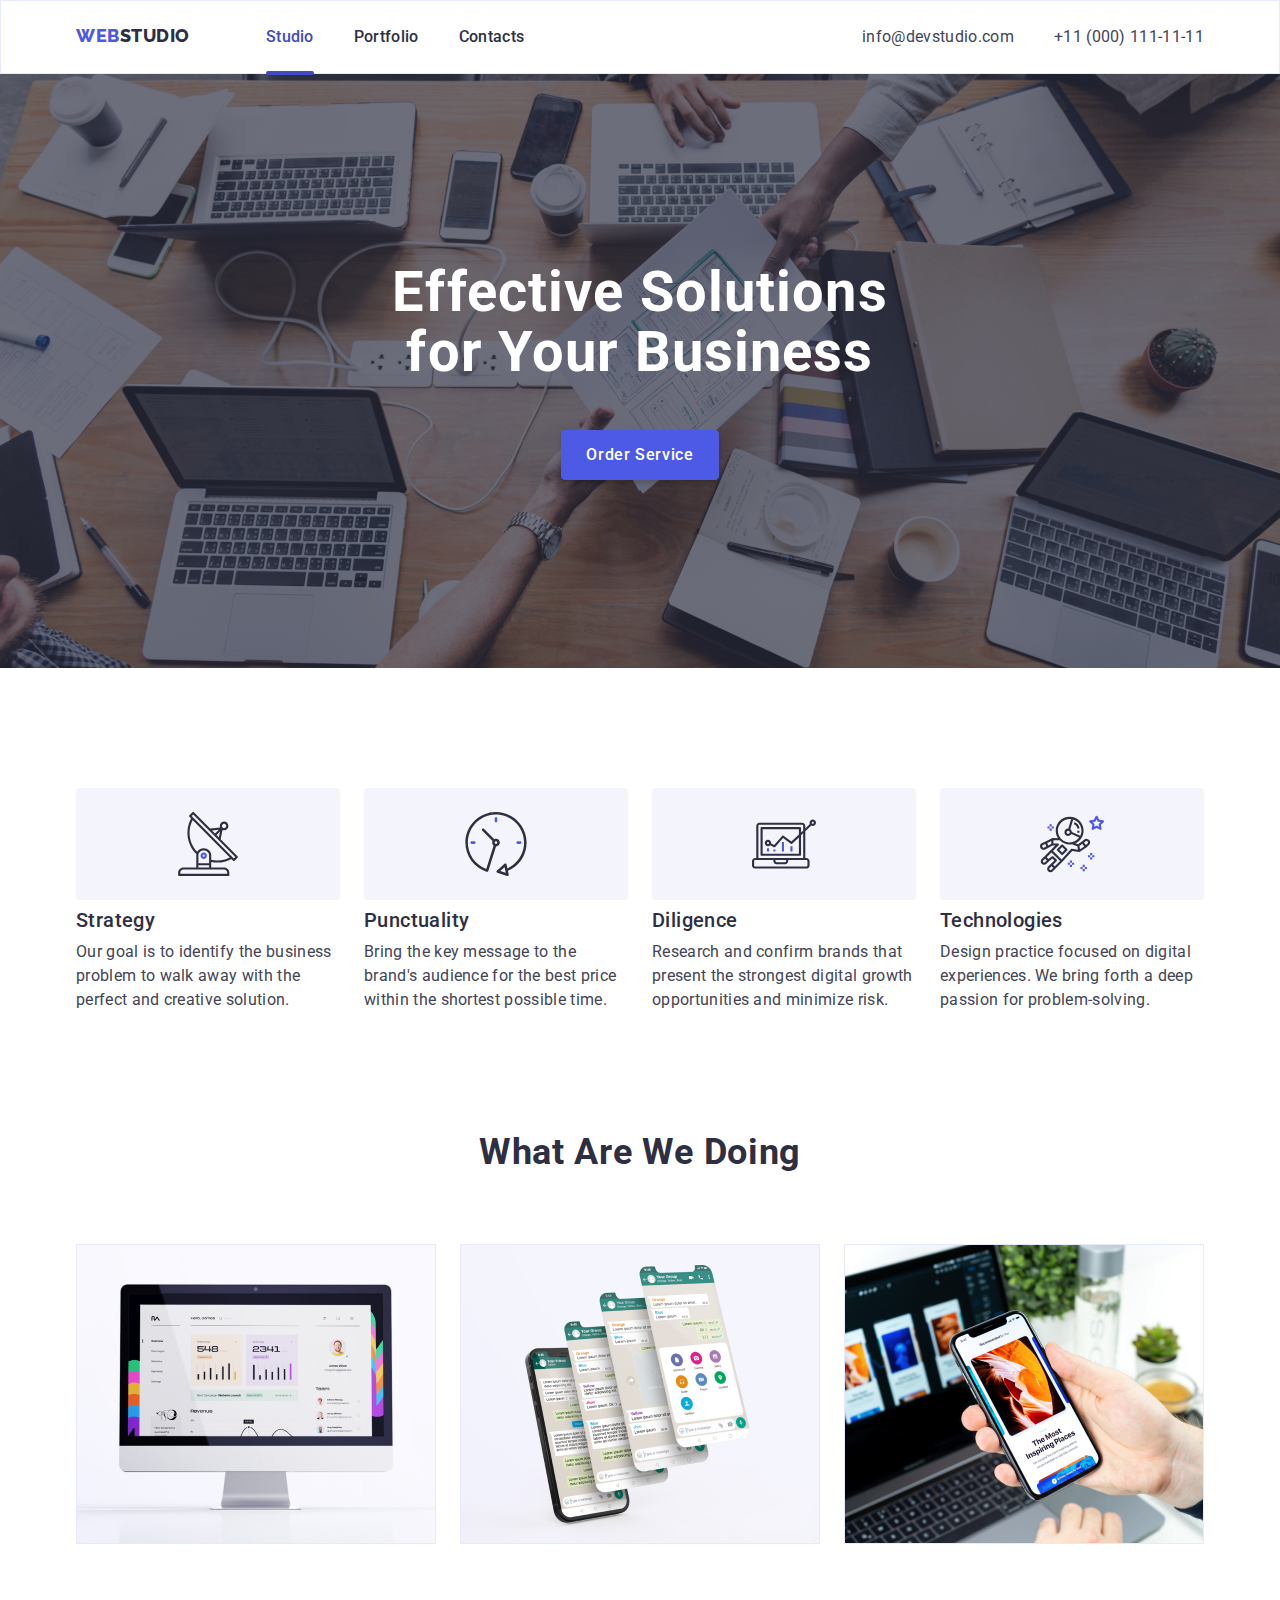
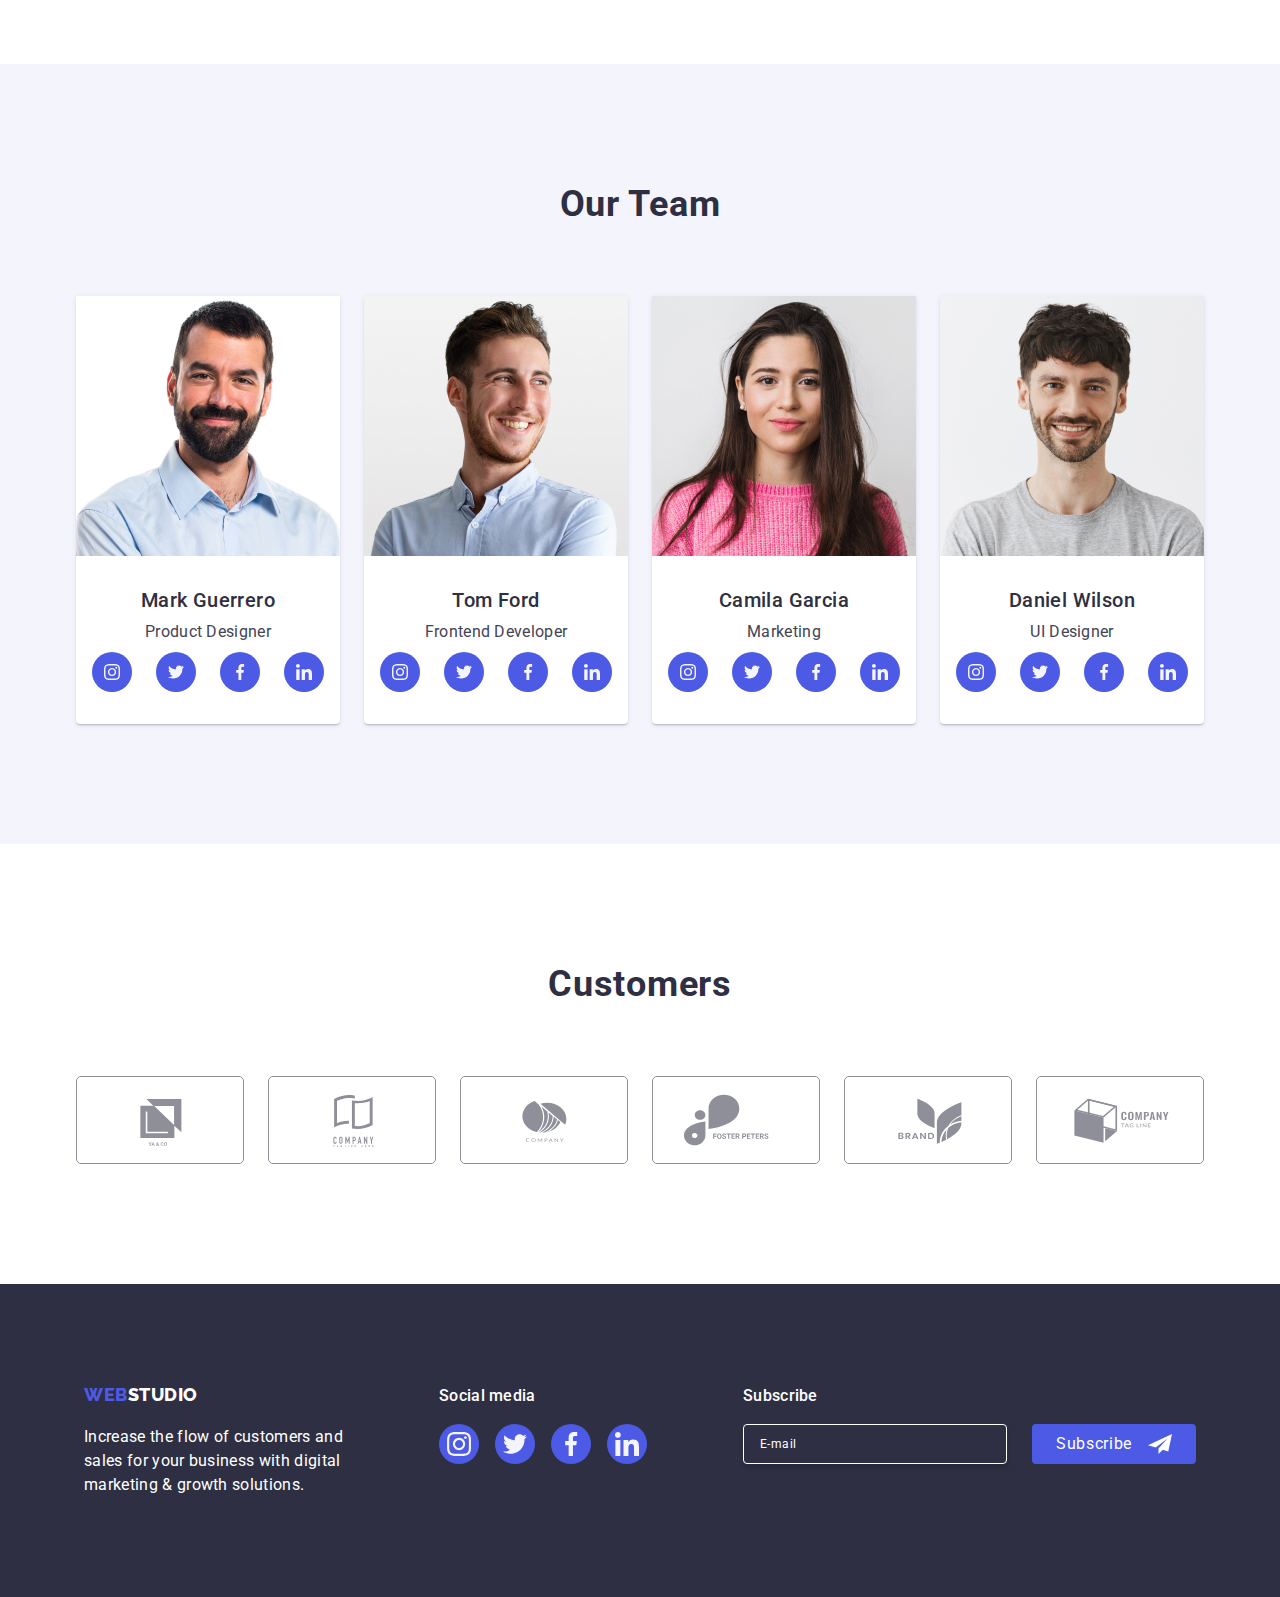
<file: index.html>
<!DOCTYPE html>
<html lang="en">
<head>
    <meta charset="UTF-8">
    <meta name="viewport" content="width=device-width, initial-scale=1.0">
    <title>Homework 7</title>
    <!-- CSS Normalize -->
    <link rel="stylesheet" href="https://cdnjs.cloudflare.com/ajax/libs/modern-normalize/2.0.0/modern-normalize.min.css" />
    <!-- CSS -->
    <link rel="stylesheet" href="./css/styles.css"></link>
</head>
<body>
    <!--Header Part-->
    <header class="header">
        <div class="container header-container">
            <nav class="header-navigation">
                <a href="./index.html" class="link-logo">
                    <span class="logo-web">WEB</span><span class="logo-studio-top">STUDIO</span>
                </a>
                <ul class="navbar lists">
                    <li>
                        <a href="./index.html" 
                        class="navlist-top-pages currentoption">Studio</a> </li>
                    <li>
                        <a href="./portfolio.html" 
                        class="navlist-top-pages hover-underline-animation">Portfolio</a></li>
                    <li><a href="#" 
                        class="navlist-top-pages hover-underline-animation">Contacts</a></li>
                </ul>
            </nav>
            <ul class="contacts-top lists" >
                <li class="contacts-top-lists">
                    <a href="mailto:info@devstudio.com" class="contact-info-top">
                    info@devstudio.com</a>
                </li>
                <li class="contacts-top-lists">
                    <a href="tel:+110001111111" class="contact-info-top"> 
                    +11 (000) 111-11-11  </a>
                </li>
            </ul>
        <button class="menu-toggle js-open-menu" aria-expanded="false" aria-controls="mobile-menu">
            <svg class="menu-icon" width="32" height="32">
                <use href="./images/icons.svg#hamburger-open"></use>
            </svg>
        </button>
  
        </div>
        </div>
    </header> <!--End of Header-->
      <!--This is the Main Section-->
        <main>
            <!--This is the 1ST Section-->
            <section class="hero hero-background ">
                <div class=" hero-container container">
                    <h1 class="header1"> Effective Solutions
                        <br/>for Your Business </h1>  
                        <button type="button" class="filter filter-active" data-modal-open>Order Service</button>
                </div>
            </section> <!--End 1st Section-->

            <!--This is the 2nd Section-->
            <section class="section">
                <div class="container features-container">
                <ul class="features lists">
                    <li class="features-item"> 
                        <div class="features-svg-box">
                            <svg class="features-icon-svg" width="64" height="64">
                                <use href="./images/icons.svg#antenna"></use>
                            </svg>
                        </div>
                        <h3 class="features-list-title"> Strategy </h3> 
                        <p class="features-description">
                            Our goal is to identify the business
                        problem to walk away with the perfect and creative solution.
                        </p>
                    </li>
                    <li class="features-item">
                        <div class="features-svg-box">
                            <svg lass="features-icon-svg" width="64" height="64">
                                <use href="./images/icons.svg#clock"></use>
                            </svg>
                        </div>
                        <h3 class="features-list-title"> Punctuality </h3>
                        <p class="features-description">
                            Bring the key message to the brand's audience for the best price within the shortest possible time.
                        </p>
                    </li>
                    <li class="features-item">
                        <div class="features-svg-box">
                            <svg lass="features-icon-svg" width="64" height="64">
                                <use href="./images/icons.svg#diagram"></use>
                            </svg>
                        </div>
                        <h3 class="features-list-title"> Diligence </h3>
                        <p class="features-description">
                            Research and confirm brands that present the strongest digital growth opportunities and minimize risk.
                        </p>
                    </li>
                    <li class="features-item">
                        <div class="features-svg-box">
                            <svg lass="features-icon-svg" width="64" height="64">
                                <use href="./images/icons.svg#astronaut"></use>
                            </svg>
                        </div>
                        <h3 class="features-list-title"> Technologies </h3>
                        <p class="features-description">
                            Design practice focused on digital experiences. We bring forth a deep passion for problem-solving.
                        </p>
                    </li>
                </ul>
                </div>
            </section> <!--End 2nd Section-->

            <!--This is the 3rd Section-->
            <section class="section section-no-top-padding">
                <div class="container whatwedo-container">
                <h2 class="section-title"> What are we doing </h2>
                <ul class="whatwedo lists">
                    <li class="whatwedo-list">
                        <img src="./images/what-we-do-1.jpg" alt="monitor" width="360px">
                    </li>
                    <li class="whatwedo-list">
                        <img src="./images/what-we-do-2.jpg" alt="messenger" width="360px">
                    </li>
                    <li class="whatwedo-list">
                        <img src="./images/what-we-do-3.jpg" alt="phone" width="360px">
                    </li>
                </ul>
                </div>
            </section> <!--End 3rd Section-->

            <!--This is the 4th Section-->
            <section class="section section-grey">
                <div class="container team-container">
                <h2 class="section-title">  Our Team </h2>
                <ul class="team lists">
                    
                    <li class="team-list">
                        <img 
                        srcset="
                        ./images/mark-guerrero.jpg    1x,
                        ./images/mark-guerrero@2x.jpg 2x
                        "
                        src="images/mark-guerrero.jpg"
                        alt="Mark_Guerrero" 
                        height="260px" 
                        width="264px"
                       />
                        <h3 class="team-list-title">
                            Mark Guerrero
                        </h3>
                        <p class="team-description">
                            Product Designer
                        </p>
                        <ul class="team-social-list lists">
                            <li class="team-social-item">
                                <a href="#" class="team-social-link">
                                    <svg class="team-social-svg" width="16" height="16">
                                        <use href="./images/icons.svg#instagram"></use>
                                    </svg>
                                </a>
                            </li>
                            <li class="team-social-item">
                                <a href="#" class="team-social-link">
                                    <svg class="team-social-svg" width="16" height="16">
                                        <use href="./images/icons.svg#twitter"></use>
                                    </svg>
                                </a>
                            </li>
                            <li class="team-social-item">
                                <a href="#" class="team-social-link">
                                    <svg class="team-social-svg" width="16" height="16">
                                        <use href="./images/icons.svg#facebook"></use>
                                    </svg>
                                </a>
                            </li>
                            <li class="team-social-item">
                                <a href="#" class="team-social-link">
                                    <svg class="team-social-svg" width="16" height="16">
                                        <use href="./images/icons.svg#linkedin"></use>
                                    </svg>
                                </a>
                            </li>
                        </ul>
                    </li>
                  
                    <li class="team-list">
                        <img 
                        srcset="
                        ./images/tom-ford.jpg 1x, 
                        ./images/tom-ford@2x.jpg 2x"
                        src="./images/team-2.jpg" 
                        alt="Tom_Ford" 
                        height="260px" 
                        width="264px"/>
                        <h3 class="team-list-title">
                            Tom Ford
                        </h3>
                        <p class="team-description">
                            Frontend Developer
                        </p>
                        <ul class="team-social-list lists">
                            <li class="team-social-item">
                                <a href="#" class="team-social-link">
                                    <svg class="team-social-svg" width="16" height="16">
                                        <use href="./images/icons.svg#instagram"></use>
                                    </svg>
                                </a>
                            </li>
                            <li class="team-social-item">
                                <a href="#" class="team-social-link">
                                    <svg class="team-social-svg" width="16" height="16">
                                        <use href="./images/icons.svg#twitter"></use>
                                    </svg>
                                </a>
                            </li>
                            <li class="team-social-item">
                                <a href="#" class="team-social-link">
                                    <svg class="team-social-svg" width="16" height="16">
                                        <use href="./images/icons.svg#facebook"></use>
                                    </svg>
                                </a>
                            </li>
                            <li class="team-social-item">
                                <a href="#" class="team-social-link">
                                    <svg class="team-social-svg" width="16" height="16">
                                        <use href="./images/icons.svg#linkedin"></use>
                                    </svg>
                                </a>
                            </li>
                        </ul>
                    </li>
                   
                    <li class="team-list">
                        <img 
                        srcset="
                        ./images/camila-garcia.jpg    1x,
                        ./images/camila-garcia@2x.jpg 2x
                        "
                        src="./images/team-3.jpg" alt="Camila_Garcia" 
                        height="260px" 
                        width="264px"/>
                        <h3 class="team-list-title">
                            Camila Garcia
                        </h3>
                        <p class="team-description">
                            Marketing
                        </p>
                        <ul class="team-social-list lists">
                            <li class="team-social-item">
                                <a href="#" class="team-social-link">
                                    <svg class="team-social-svg" width="16" height="16">
                                        <use href="./images/icons.svg#instagram"></use>
                                    </svg>
                                </a>
                            </li>
                            <li class="team-social-item">
                                <a href="#" class="team-social-link">
                                    <svg class="team-social-svg" width="16" height="16">
                                        <use href="./images/icons.svg#twitter"></use>
                                    </svg>
                                </a>
                            </li>
                            <li class="team-social-item">
                                <a href="#" class="team-social-link">
                                    <svg class="team-social-svg" width="16" height="16">
                                        <use href="./images/icons.svg#facebook"></use>
                                    </svg>
                                </a>
                            </li>
                            <li class="team-social-item">
                                <a href="#" class="team-social-link">
                                    <svg class="team-social-svg" width="16" height="16">
                                        <use href="./images/icons.svg#linkedin"></use>
                                    </svg>
                                </a>
                            </li>
                        </ul>
                    </li>
                   
                    <li class="team-list">
                            <img 
                             srcset="
                            ./images/daniel-wilson.jpg    1x,
                            ./images/daniel-wilson@2x.jpg 2x
                            "
                            src="./images/team-4.jpg" 
                            alt="Daniel_Wilson"
                            height="260px" 
                            width="264px"/>
                            <h3 class="team-list-title">
                                Daniel Wilson
                            </h3>
                            <p class="team-description">
                                UI Designer
                            </p>
                            <ul class="team-social-list lists">
                                <li class="team-social-item">
                                    <a href="#" class="team-social-link">
                                        <svg class="team-social-svg" width="16" height="16">
                                            <use href="./images/icons.svg#instagram"></use>
                                        </svg>
                                    </a>
                                </li>
                                <li class="team-social-item">
                                    <a href="#" class="team-social-link">
                                        <svg class="team-social-svg" width="16" height="16">
                                            <use href="./images/icons.svg#twitter"></use>
                                        </svg>
                                    </a>
                                </li>
                                <li class="team-social-item">
                                    <a href="#" class="team-social-link">
                                        <svg class="team-social-svg" width="16" height="16">
                                            <use href="./images/icons.svg#facebook"></use>
                                        </svg>
                                    </a>
                                </li>
                                <li class="team-social-item">
                                    <a href="#" class="team-social-link">
                                        <svg class="team-social-svg" width="16" height="16">
                                            <use href="./images/icons.svg#linkedin"></use>
                                        </svg>
                                    </a>
                            </li>
                        </ul>
                    </li>
                </ul>
                </div>
            </section> <!--End of 4th Section-->

            <!-- Customers Section -->
            <section class="section">
                <div class="container">
                    <h2 class="section-title customers-title">Customers</h2>
                    <ul class="customers-list lists">
                        <li class="customers-item">
                            <a class="customers-link" href="">
                                <svg class="customers-svg">
                                    <use href="./images/icons.svg#customer-1"></use>
                                </svg>
                            </a>
                        </li>
            
                        <li class="customers-item">
                            <a class="customers-link" href="">
                                <svg class="customers-svg">
                                    <use href="./images/icons.svg#customer-2"></use>
                                </svg>
                            </a>
                        </li>
            
                        <li class="customers-item">
                            <a class="customers-link" href="">
                                <svg class="customers-svg">
                                    <use href="./images/icons.svg#customer-3"></use>
                                </svg>
                            </a>
                        </li>
            
                        <li class="customers-item">
                            <a class="customers-link" href="">
                                <svg class="customers-svg">
                                    <use href="./images/icons.svg#customer-4"></use>
                                </svg>
                            </a>
                        </li>
            
                        <li class="customers-item">
                            <a class="customers-link" href="">
                                <svg class="customers-svg">
                                    <use href="./images/icons.svg#customer-5"></use>
                                </svg>
                            </a>
                        </li>
                        <li class="customers-item">
                            <a class="customers-link" href="">
                                <svg class="customers-svg">
                                    <use href="./images/icons.svg#customer-6"></use>
                                </svg>
                            </a>
                        </li>
                    </ul>
                </div>
            </section>

        </main> <!--This is the End of Main Section-->

    <!--This is the Footer-->
    <footer class="footer">
        <div class="footer-container container">
            <div class="footer-logo-wrapper lists">
                    <a href="./index.html" class="footer-logo link">
                        <span class="logo-web">WEB</span><span class="logo-studio-bottom">STUDIO</span>
                    </a>
                    <p class="parag-bottom">
                        Increase the flow of customers and <br>
                        sales for your business with digital <br>
                        marketing & growth solutions.
                    </p>
            </div>
        <div class="footer-socials">
            <p class="footer-socials-text text">Social media</p>
            <ul class="footer-list lists">
                <li class="footer-socials-item">
                    <a href=""https://www.instagram.com/" class="footer-socials-link">
                        <svg class="footer-socials-svg" width="24" height="24">
                            <use href="./images/icons.svg#instagram"></use>
                        </svg>
                    </a>
                </li>
        
                <li class="footer-socials-item">
                    <a href="https://www.twitter.com/" class="footer-socials-link">
                        <svg class="footer-socials-svg" width="24" height="24">
                            <use href="./images/icons.svg#twitter"></use>
                        </svg>
                    </a>
                </li>
        
                <li class="footer-socials-item">
                    <a href="https://www.facebook.com/" class="footer-socials-link">
                        <svg class="footer-socials-svg" width="24" height="24">
                            <use href="./images/icons.svg#facebook"></use>
                        </svg>
                    </a>
                </li>
        
                <li class="footer-socials-item">
                    <a href="https://www.linkedin.com/" class="footer-socials-link">
                        <svg class="footer-socials-svg" width="24" height="24">
                            <use href="./images/icons.svg#linkedin"></use>
                        </svg>
                    </a>
                </li>
            </ul>
        </div>
        <div class="footer-container footer-form">
            <form class="footer-subscription-form" name="subscribe_form" autocomplete="on" method="">
                <label class="footer-subscription-text">
                    Subscribe
                    <input class= footer-subscription-input type="email" name="email" placeholder="E-mail" required />
                </label>
        
                <button type="submit" class="footer-form-button">Subscribe
                    <svg class="footer-form-svgsubscribe">
                        <use href="./images/icons.svg#submit"></use>
                    </svg>
                </button>
            </form>
        </div>
        
        </div>
    </footer> 
    <!--End of Footer-->
    
    <!-- Hero Modal -->
    
    <div class="backdrop is-hidden" data-modal>
      <div class="modal">
        <button type="button" class="modal-close" data-modal-close>
          <svg class="modal-close-icon">
            <use href="./images/icons.svg#close"></use>
          </svg>
        </button>
            <p class="form-header">Leave your contacts and we will call you back</p>
            <form name="signup_form" autocomplete="on" class="form-container lists" method="">
            
                <label class="form-label">
                    <span class="form-label-text">Name </span>
                    <input type="text" class="form-input" name="full_name" required />
                    <!-- <span class="form-input-iconbox"> -->
                    <svg class="form-input-icon">
                        <use href="./images/icons.svg#person"></use>
                    </svg>
                    <!-- </span> -->
                </label>
            
                <label class="form-label">
                    <span class="form-label-text">Phone</span>
                    <input type="tel" class="form-input" name="phone_number" required />
                    <svg class="form-input-icon">
                        <use href="./images/icons.svg#phone"></use>
                    </svg>
                </label>
            
                <label class="form-label">
                    <span class="form-label-text">Email</span>
                    <input type="email" class="form-input" name="email_add" required />
                    <svg class="form-input-icon">
                        <use href="./images/icons.svg#email"></use>
                    </svg>
                </label>
            
                <label class="form-label-textarea">
                    <span class="form-label-text">Comment</span>
                    <textarea name="comment" class="form-textarea" placeholder="Text input" required></textarea>
                </label>
            
                <label class="form-agree-box">
                    <input type="checkbox" value="agree" name="agreement" class="checkbox" required />
                    <span class="checkbox-icon">
                        <svg class="check-mark">
                            <use href="./images/icons.svg#check-mark"></use>
                        </svg>
                    </span>
            
                    <span class="form-agree-box_text">
                        I accept the terms and conditions of the &nbsp;<a href="#" class="form-agree-box_link">Privacy Policy</a>
                    </span>
                </label>
            
                <div class="form-button_container">
                    <button type="submit" class="form-button">Send</button>
                </div>
            </form>
      </div>
    </div>

    <!-- BURGER MODAL -->

    <div class="menu-container js-menu-container" id="mobile-menu">
        <button class="menu-toggle hamburger-close-button js-close-menu">
            <svg class="menu-icon" width="32" height="32">
                <use href="./images/icons.svg#hamburger-close"></use>
            </svg>
        </button>

        <ul class="hamburger-menu-list lists">
            <li class="hamburger-menu-item">
                <a href="./index.html" class="hamburger-menu-link currentoption link">Studio</a>
            </li>
            <li class="hamburger-menu-item">
                <a href="./portfolio.html" class="hamburger-menu-link link">Portfolio</a>
            </li>
            <li class="hamburger-menu-item">
                <a href="#" class="hamburger-menu-link link">Contacts</a>
            </li>
        </ul>
        <div class="hamburger-wrapper">
            <address class="hamburger-address">
                <ul class="hamburger-address-list lists">
                    <li class="hamburger-address-item">
                        <a href="tel:+110001111111" class="hamburger-address-link highlight link" target="_blank"
                            rel="noopener noreferrer">+11 (000) 111-11-11</a>
                    </li>
                    <li class="hamburger-address-item">
                        <a href="mailto:info@devstudio.com" class="hamburger-address-link link" target="_blank"
                            rel="noopener noreferrer">info@devstudio.com</a>
                    </li>
                </ul>
            </address>
    
            <ul class="hamburger-social-list lists">
                <li class="hamburger-social-item">
                    <a href="https://www.instagram.com/" target="_blank" rel="noopener noreferrer"
                        class="hamburger-social-link link"><svg class="hamburger-social-icon" width="16" height="16">
                            <use href="./images/icons.svg#instagram"></use>
                        </svg></a>
                </li>
                <li class="hamburger-social-item">
                    <a href="https://www.twitter.com/" target="_blank" rel="noopener noreferrer"
                        class="hamburger-social-link link"><svg class="hamburger-social-icon" width="16" height="16">
                            <use href="./images/icons.svg#twitter"></use>
                        </svg></a>
                </li>
                <li class="hamburger-social-item">
                    <a href="https://www.facebook.com/" target="_blank" rel="noopener noreferrer"
                        class="hamburger-social-link link"><svg class="hamburger-social-icon" width="16" height="16">
                            <use href="./images/icons.svg#facebook"></use>
                        </svg></a>
                </li>
                <li class="hamburger-social-item">
                    <a href="https://www.linkedin.com/" target="_blank" rel="noopener noreferrer"
                        class="hamburger-social-link link"><svg class="hamburger-social-icon" width="16" height="16">
                            <use href="./images/icons.svg#linkedin"></use>
                        </svg>
                    </a>
                </li>
            </ul>
        </div>
    <script src="./js/modal.js"></script>  
    <script src="./js/mobile-menu.js"></script>
</body>
</html>
</file>
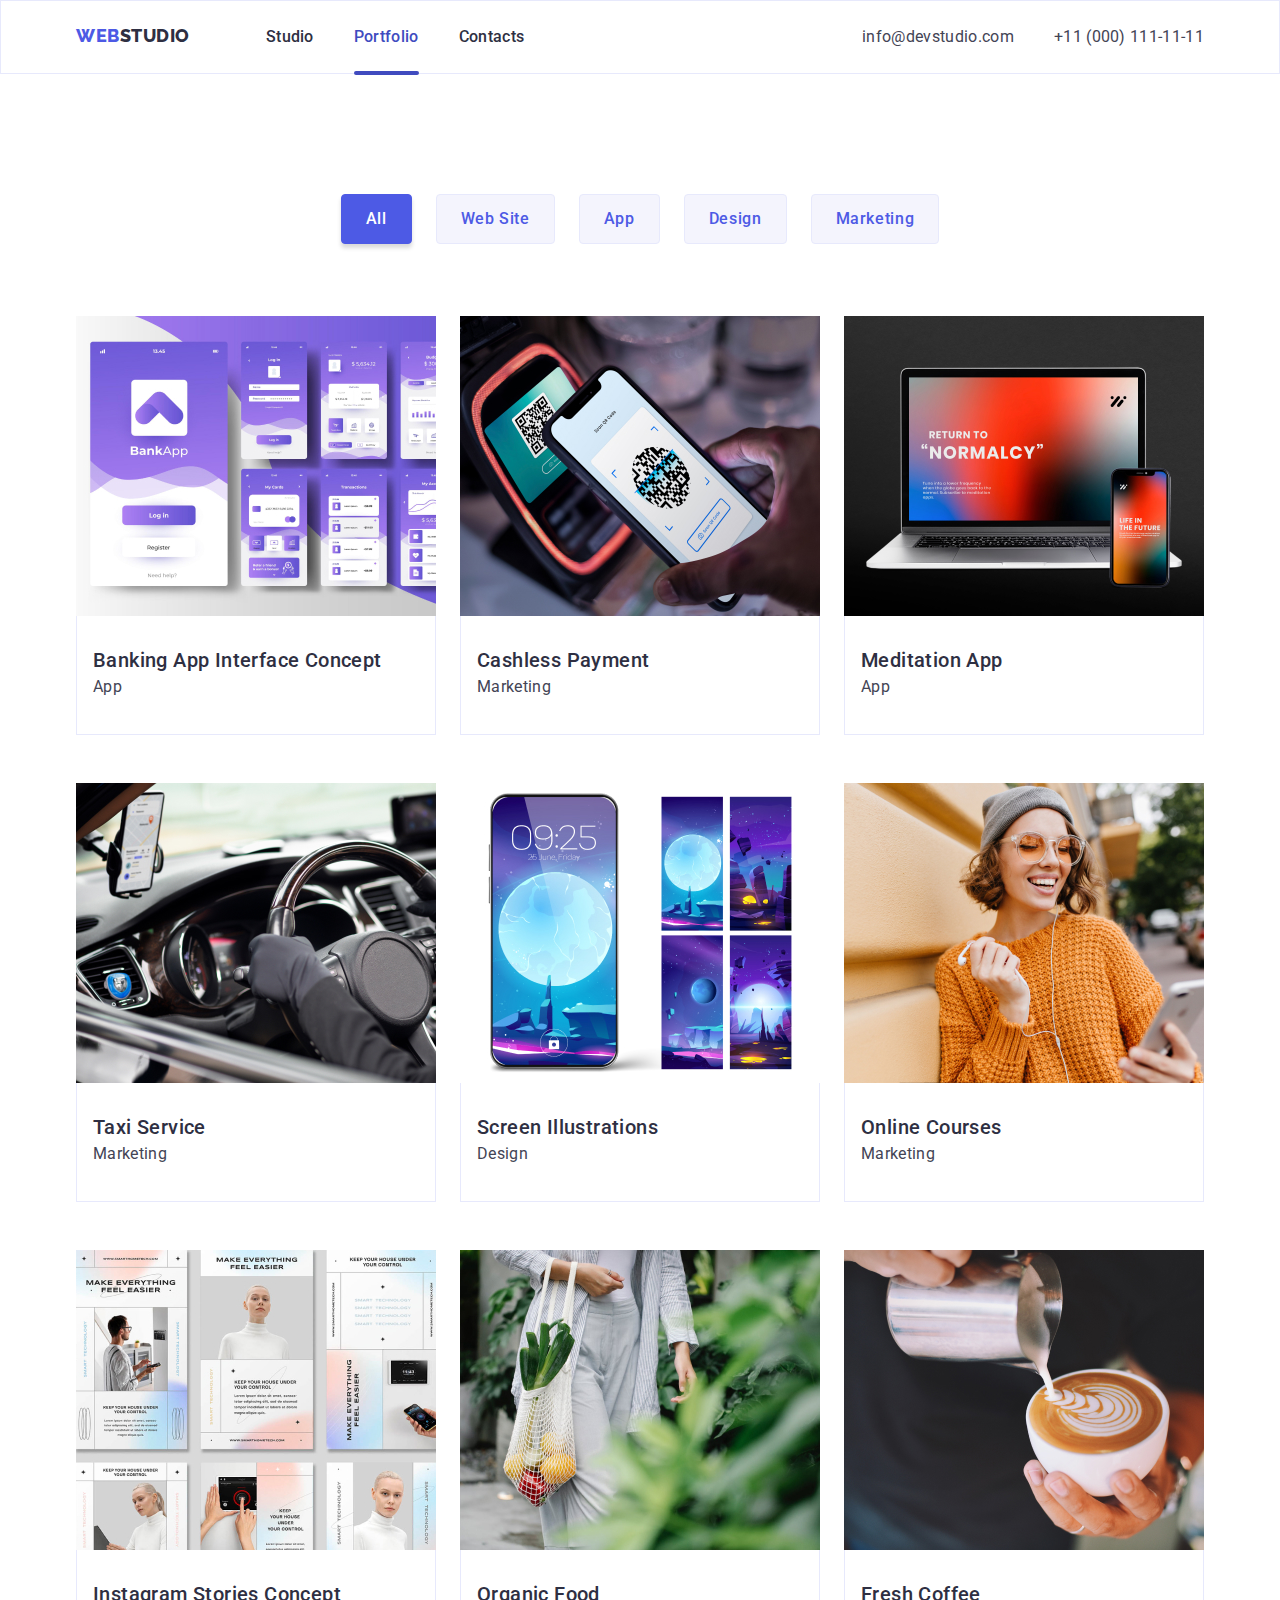
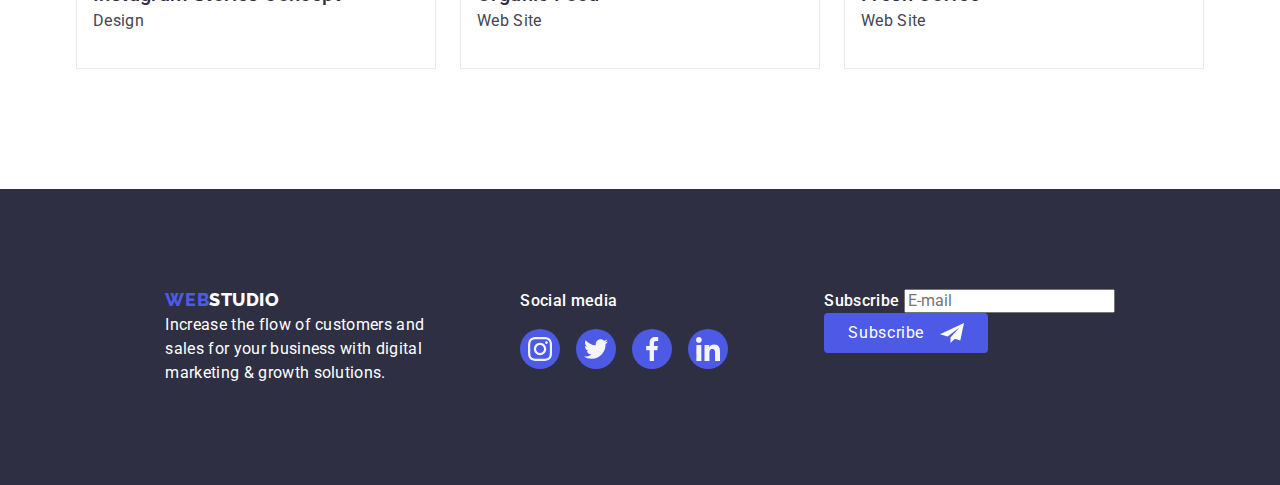
<file: portfolio.html>
<!DOCTYPE html>
<html lang="en">

<head>
    <meta charset="UTF-8">
    <meta name="viewport" content="width=device-width, initial-scale=1.0">
    <title>Homework 7</title>
    <!-- CSS Normalize -->
    <link rel="stylesheet"
        href="https://cdnjs.cloudflare.com/ajax/libs/modern-normalize/2.0.0/modern-normalize.min.css" />
    <!-- CSS -->
    <link rel="stylesheet" href="./css/styles.css"/>
</head>
<body>
    <!--Header Part-->
    <header class="header">
        <div class="container header-container">
            <nav class="header-navigation">
                <a href="./index.html" class="link-logo">
                    <span class="logo-web">WEB</span><span class="logo-studio-top">STUDIO</span>
                </a>
                <ul class="navbar lists">
                    <li>
                        <a href="./index.html" class="navlist-top-pages hover-underline-animation">Studio</a> 
                    </li>
                    <li>
                        <a href="./portfolio.html" class="navlist-top-pages currentoption">Portfolio</a>
                    </li>
                    <li>
                        <a href="#" class="navlist-top-pages hover-underline-animation">Contacts</a>
                    </li>
                </ul>
            </nav>
            <ul class="contacts-top lists">
                <li>
                    <a href="mailto:info@devstudio.com" class="contact-info-top">
                        info@devstudio.com</a>
                </li>
                <li>
                    <a href="tel:+110001111111" class="contact-info-top">
                        +11 (000) 111-11-11 </a>
                </li>
            </ul>
        </div>
    </header> <!--End of Header-->
    <!--This is the Main Section-->
    <main>
        <!--This is the 1ST Section-->
        <section class="section">
            <div class="container projects-container">
                <ul class="filters lists">
                    <li>
                        <button type="button" class="filter filter-active"> All</button>
                    </li>
                    <li>
                        <button type="button" class="filter"> Web Site</button>
                    </li>
                    <li>
                        <button type="button" class="filter"> App</button>
                    </li>
                    <li>
                        <button type="button" class="filter"> Design</button>
                    </li>
                    <li>
                        <button type="button" class="filter"> Marketing</button>
                    </li>
                </ul> 
                  
                <ul class="projects lists">
                    <li class="project-type">
                        <a class="projects-link link" href="#">
                            <div class="project-cover-wrap">
                                <img src="./images/project-1.jpg" alt="bankapp" width="360px">
                                <p class="project-cover-text">
                                    14 Stylish and User-Friendly App Design Concepts · Task
                                    Manager App · Calorie Tracker App · Exotic Fruit Ecommerce
                                    App · Cloud Storage App
                                </p>
                            </div>
                            <div class="project-text-wrapper">
                                <h3 class="project-list-title">
                                    Banking App Interface Concept
                                </h3>
                                <p class="project-description">
                                    App
                                </p>
                            </div>
                        </a>
                    </li>
                    <li class="project-type">
                        <a class="projects-link link" href="#">
                            <div class="project-cover-wrap">
                                <img src="./images/project-2.jpg" alt="cashlesspayment" width="360px">
                                <p class="project-cover-text">
                                    14 Stylish and User-Friendly App Design Concepts · Task
                                    Manager App · Calorie Tracker App · Exotic Fruit Ecommerce
                                    App · Cloud Storage App
                                </p>
                            </div>
                            <div class="project-text-wrapper">
                                <h3 class="project-list-title">
                                    Cashless Payment
                                </h3>
                                <p class="project-description">
                                    Marketing
                                </p>
                            </div>
                        </a>
                    </li>
                    <li class="project-type">
                        <a class="projects-link link" href="#">
                            <div class="project-cover-wrap">
                                <img src="./images/project-3.jpg" alt="laptop-and-phone" width="360px">
                                <p class="project-cover-text">
                                    14 Stylish and User-Friendly App Design Concepts · Task
                                    Manager App · Calorie Tracker App · Exotic Fruit Ecommerce
                                    App · Cloud Storage App
                                </p>
                            </div>
                            <div class="project-text-wrapper">
                                <h3 class="project-list-title">
                                    Meditation App
                                </h3>
                                <p class="project-description">
                                    App
                                </p>
                            </div>
                        </a>
                    </li>
                    <li class="project-type">
                        <a class="projects-link link" href="#">
                            <div class="project-cover-wrap">
                                <img src="./images/project-4.jpg" alt="taxi" width="360px">
                                <p class="project-cover-text">
                                    14 Stylish and User-Friendly App Design Concepts · Task
                                    Manager App · Calorie Tracker App · Exotic Fruit Ecommerce
                                    App · Cloud Storage App
                                </p>
                            </div>
                            <div class="project-text-wrapper">
                                <h3 class="project-list-title">
                                        Taxi Service
                                </h3>
                                <p class="project-description">
                                        Marketing
                                </p>
                            </div>
                        </a>
                    </li>
                    <li class="project-type">
                        <a class="projects-link link" href="#">
                            <div class="project-cover-wrap">
                                <img src="./images/project-5.jpg" alt="phone" width="360px">
                                <p class="project-cover-text">
                                    14 Stylish and User-Friendly App Design Concepts · Task
                                    Manager App · Calorie Tracker App · Exotic Fruit Ecommerce
                                    App · Cloud Storage App
                                </p>
                            </div>
                            <div class="project-text-wrapper">
                                <h3 class="project-list-title">
                                        Screen Illustrations
                                </h3>
                                <p class="project-description">
                                        Design
                                </p>
                            </div>
                        </a>
                    </li>
                    <li class="project-type">
                        <a class="projects-link link" href="#">
                            <div class="project-cover-wrap">
                                <img src="./images/project-6.jpg" alt="lady" width="360px">
                                <p class="project-cover-text">
                                    14 Stylish and User-Friendly App Design Concepts · Task
                                    Manager App · Calorie Tracker App · Exotic Fruit Ecommerce
                                    App · Cloud Storage App
                                </p>
                            </div>
                            <div class="project-text-wrapper">
                                <h3 class="project-list-title">
                                        Online Courses
                                </h3>
                                <p class="project-description">
                                        Marketing
                                </p>
                            </div>
                        </a>
                    </li>
                    <li class="project-type">
                        <a class="projects-link link" href="#">
                            <div class="project-cover-wrap">
                                <img src="./images/project-7.jpg" alt="collage-pic" width="360px">
                                <p class="project-cover-text">
                                    14 Stylish and User-Friendly App Design Concepts · Task
                                    Manager App · Calorie Tracker App · Exotic Fruit Ecommerce
                                    App · Cloud Storage App
                                </p>
                            </div>
                            <div class="project-text-wrapper">
                                <h3 class="project-list-title">
                                    Instagram Stories Concept
                                </h3>
                                <p class="project-description">
                                    Design
                                </p>
                            </div>
                        </a>
                    </li>
                    <li class="project-type">
                        <a class="projects-link link" href="#">
                            <div class="project-cover-wrap">
                                <img src="./images/project-8.jpg" alt="fruit" width="360px">
                                <p class="project-cover-text">
                                    14 Stylish and User-Friendly App Design Concepts · Task
                                    Manager App · Calorie Tracker App · Exotic Fruit Ecommerce
                                    App · Cloud Storage App
                                </p>
                            </div>
                            <div class="project-text-wrapper">
                                <h3 class="project-list-title">
                                    Organic Food
                                </h3>
                                <p class="project-description">
                                    Web Site
                                </p>
                            </div>
                        </a>
                    </li>
                    <li class="project-type">
                        <a class="projects-link link" href="#">
                            <div class="project-cover-wrap">
                                <img src="./images/project-9.jpg" alt="coffee" width="360px">
                                <p class="project-cover-text">
                                    14 Stylish and User-Friendly App Design Concepts · Task
                                    Manager App · Calorie Tracker App · Exotic Fruit Ecommerce
                                    App · Cloud Storage App
                                </p>
                            </div>
                            <div class="project-text-wrapper">
                                <h3 class="project-list-title">
                                    Fresh Coffee
                                </h3>
                                <p class="project-description">
                                    Web Site
                                </p>
                            </div>
                        </a>
                    </li>
                </ul>
            </div>
        </section> <!--End of Second Section-->

    </main> <!--This is the End of Main Section-->

    <!--This is the Footer-->
    <footer class="footer">
        <div class="footer-container container">
            <div class="footer-logo-wrapper lists">
                <li class="footer-item">
                    <a href="./index.html" class="link-logo">
                        <span class="logo-web">WEB</span><span class="logo-studio-bottom">STUDIO</span>
                    </a>
                    <p class="parag-bottom">
                        Increase the flow of customers and <br>
                        sales for your business with digital <br>
                        marketing & growth solutions.
                    </p>
                </li>
            </div>
            <div class="footer-socials">
                <p class="footer-socials-text text">Social media</p>
                <ul class="footer-list lists">
                    <li class="footer-socials-item">
                        <a href="#" class="footer-socials-link">
                            <svg class="footer-socials-svg" width="24" height="24">
                                <use href="./images/icons.svg#instagram"></use>
                            </svg>
                        </a>
                    </li>
    
                    <li class="footer-socials-item">
                        <a href="#" class="footer-socials-link">
                            <svg class="footer-socials-svg" width="24" height="24">
                                <use href="./images/icons.svg#twitter"></use>
                            </svg>
                        </a>
                    </li>
    
                    <li class="footer-socials-item">
                        <a href="#" class="footer-socials-link">
                            <svg class="footer-socials-svg" width="24" height="24">
                                <use href="./images/icons.svg#facebook"></use>
                            </svg>
                        </a>
                    </li>
    
                    <li class="footer-socials-item">
                        <a href="#" class="footer-socials-link">
                            <svg class="footer-socials-svg" width="24" height="24">
                                <use href="./images/icons.svg#linkedin"></use>
                            </svg>
                        </a>
                    </li>
                </ul>
            </div>
            <div class="footer-container footer-form">
                <form name="subscribe_form" autocomplete="on" method="">
                    <label class="footer-form_label">
                        Subscribe
                        <input type="email" name="email" placeholder="E-mail" class="footer-form-input" required />
                    </label>
    
    
                    <button type="submit" class="footer-form-button">Subscribe
                        <svg class="footer-form-svgsubscribe">
                            <use href="./images/icons.svg#submit"></use>
                        </svg>
                    </button>
                </form>
            </div>
    
        </div>
    </footer> <!--End of Footer-->
    <div class="backdrop is-hidden" data-modal>
        <div class="modal">
            <button type="button" class="modal-close" data-modal-close>
                <svg class="modal-close-icon" width="8" height="8">
                    <use href="./images/icons.svg#close"></use>
                </svg>
            </button>
            <p class="form-header">Leave your contacts and we will call you back</p>
            <form name="signup_form" autocomplete="on" class="form-container lists" method="">
    
                <label class="form-label">
                    <span class="form-label-text">Name </span>
                    <input type="text" class="form-input" name="full_name" required />
                    <!-- <span class="form-input-iconbox"> -->
                    <svg class="form-input-icon">
                        <use href="./images/icons.svg#person"></use>
                    </svg>
                    <!-- </span> -->
                </label>
    
                <label class="form-label">
                    <span class="form-label-text">Phone</span>
                    <input type="tel" class="form-input" name="phone_number" required />
                    <svg class="form-input-icon">
                        <use href="./images/icons.svg#phone"></use>
                    </svg>
                </label>
    
                <label class="form-label">
                    <span class="form-label-text">Email</span>
                    <input type="email" class="form-input" name="email_add" required />
                    <svg class="form-input-icon">
                        <use href="./images/icons.svg#email"></use>
                    </svg>
                </label>
    
                <label class="form-label-textarea">
                    <span class="form-label-text">Comment</span>
                    <textarea name="comment" class="form-textarea" placeholder="Text input" required></textarea>
                </label>
    
                <label class="form-agree-box">
                    <input type="checkbox" value="agree" name="agreement" class="checkbox" required />
                    <span class="checkbox-icon">
                        <svg class="check-mark">
                            <use href="./images/icons.svg#check-mark"></use>
                        </svg>
                    </span>
    
                    <span class="form-agree-box_text">
                        I accept the terms and conditions of the &nbsp;<a href="#" class="form-agree-box_link">Privacy
                            Policy</a>
                    </span>
                </label>
    
                <div class="form-button_container">
                    <button type="submit" class="form-button">Send</button>
                </div>
            </form>
        </div>
    </div>
    <script src="./js/modal.js"></script>
</body>
</html>
</file>
<file: css/styles.css>
@import url("https://fonts.googleapis.com/css2?family=Raleway:wght@800&family=Roboto:wght@400;500;700;900&display=swap" ); /*to link font frm google fonts*/

:root
{
    --iriscolor: #4D5AE5;
    --navyblue:#2E2F42;
    --navcolor: black;
    --oceancolor: #404BBF;
    --whitecolor: white;
    --slate:#434455;
    --cloud:#F4F4FD;
    --green:#31D0AA;
    --lightslate:#8E8F99;
    --cornflower:#E7E9FC;
    --grey:#2E2F42;
    --dairy:#FCFCFC;

}
/* CSS RESET */
p,
h1,
h2,
h3,
h4,
h5,
h6 {
    margin: 0;
}

ul,
ol {
    margin: 0;
    padding: 0;
}

img {
    display: block;
    width: 100%;
    max-width: 100%;
    height: auto;
    
}
/* END OF CSS RESET */

body
{
    font-family: 'Roboto',sans-serif;
    font-size: 16px;
    font-style: normal;
    font-weight: 400;
    line-height: 24px;
    letter-spacing: 0.32px;
}

.container {
    /* width: 1158px;
    margin: 0 auto;  
    padding:0 15px; */
    max-width: 428px;
    margin: 0 auto;
    padding: 0 15px;

    @media screen and (min-width: 768px) {
        max-width: 768px;
    }

    @media screen and (min-width: 1158px) {
        max-width: 1158px;
    }
}

.header{

    border: 1px solid var(--cornflower);
    background: var(--whitecolor);

}

.header-container
{
    display: flex;
    justify-content: space-between;
    align-items: center;
    background: var(--whitecolor);
}

.header-navigation{

    display: flex;
    align-items: center;
}

.header1 {
 
    /* color: var(--whitecolor);
    text-align: center;
    font-size: 56px;
    font-weight: 700;
    line-height: 60px;
    letter-spacing: 1.12px;
    margin-bottom: 48px; */

    color: var(--whitecolor);
    font-weight: 700;
    font-size: 36px;
    line-height: 40px;
    letter-spacing: 0.72px;
    display: flex;
    flex-direction: column;
    flex-shrink: 0;
    margin-bottom: 48px;

    @media screen and (min-width: 768px) {
        font-size: 56px;
        line-height: 60px;
        letter-spacing: 1.12px;
    }

    @media screen and (min-width: 1158px) {
        font-size: 56px;
        line-height: 60px;
        letter-spacing: 1.12px;
    }
}

.link-logo
{   /*To remove the underline frm link*/
    text-decoration: none;
    color: var(--navyblue); 
    padding: 24px 0;
}

.logo-web
{
    font-family: 'Raleway', sans-serif;
    color: var(--iriscolor);
    font-size: 18px;
    font-style: normal;
    font-weight: 800;
    line-height: 21px;
    letter-spacing: 0.54px;
    text-transform: uppercase;
}

.logo-studio-top
{
    color: var(--navyblue);
    font-family: 'Raleway', sans-serif;
    font-size: 18px;
    font-style: normal;
    font-weight: 800;
    line-height: 21px;
    letter-spacing: 0.54px;
    text-transform: uppercase;
}

.lists
{
    list-style-type: none;
}

.link {
    text-decoration: none;
    color: var(--navyblue);
}

.navbar {
    display: none;

    @media screen and (min-width: 768px) {
        font-weight: 500;
        font-size: 16px;
        line-height: 24px;
        letter-spacing: 0.02em;
        display: flex;
        gap: 40px;
        margin-left: 120px;
    }

    @media screen and (min-width: 1158px) {
        font-weight: 500;
        font-size: 16px;
        line-height: 24px;
        letter-spacing: 0.02em;
        display: flex;
        gap: 40px;
        margin-left: 76px;
    }
}

.navlist-top-pages {
    padding: 24px 0;
    position: relative;
    transition: color 250ms cubic-bezier(0.4, 0, 0.2, 1);
}

.navbar .navlist-top-pages {
    color: var(--navyblue);
    text-decoration: none;
    font-weight: 500;
    display: block; /*Remove This If There is Space Bellow*/
    transition: color 250ms cubic-bezier(0.4, 0, 0.2, 1);
}

.navlist-top-pages::after {
    content: "";
    border-radius: 2px;
    border: 2px solid transparent;
    height: 4px;
    width: 0;
    position: absolute;
    left: 0;
    bottom: -2px;
    transition: width 250ms cubic-bezier(0.4, 0, 0.2, 1),
        background-color 250ms cubic-bezier(0.4, 0, 0.2, 1),
        border 250ms cubic-bezier(0.4, 0, 0.2, 1);
}

.navlist-top-pages:hover::after,
.navlist-top-pages:focus::after {
    border: 2px solid var(--oceancolor);
    background-color: var(--oceancolor);
    width: 100%;
}

.navbar .navlist-top-pages:hover,
.navbar .navlist-top-pages:focus,
.navbar .navlist-top-pages.currentoption
{
    color: var(--oceancolor);
}

.navlist-top-pages.currentoption::after {
    content: "";
    border: 2px solid var(--oceancolor);
    border-radius: 2px;
    background-color: var(--oceancolor);
    height: 4px;
    width: 100%;
    position: absolute;
    left: 0;
    bottom: -2px;
}

.hover-underline-animation {
    display: inline-block;
    position: relative;
}

.hover-underline-animation::after {
    display: block;
    content: '';
    width: 100%;
    height: 4px;
    bottom: -2px;
    border-radius: 10px;
    position: absolute;
    transform: scaleX(0);
    background-color: var(--oceancolor);
    transition: transform 0.25s ease-out;
}

.hover-underline-animation:hover::after {
    transform: scaleX(1);
    transform-origin: bottom left;
}

.contacts-top {
    display: none;

    @media screen and (min-width: 768px) {
        display: flex;
        flex-direction: column;
        gap: 12px;
    }

    @media screen and (min-width: 1158px) {
        display: flex;
        flex-direction: row;
        gap: 40px;
    }
}

.contacts-top .contact-info-top {
    color: var(--slate);
    /* display: block; */
    text-decoration: none;
    padding: 24px 0;
    transition: color 250ms cubic-bezier(0.4, 0, 0.2, 1);
}

.contacts-top .contact-info-top:hover,
.contacts-top .contact-info-top:focus 
{
    color: var(--oceancolor);
}


.hero-container
{
    text-align: center;
}

.hero-background
{
    background-color: var(--navyblue, #2e2f42);
    padding: 112px 0;
    background-image: url(../images/dark-hero-bg.png),
        url(../images/hero-bg-m.jpg),
        linear-gradient(rgba(46, 47, 66, 0.7), rgba(46, 47, 66, 0.7));
    background-repeat: no-repeat, no-repeat;
    background-position: center, center;
    background-size: cover, cover;

    @media screen and (min-width: 768px) {
        background-image: unset;
    }

    @media (min-device-pixel-ratio: 2),
    (min-resolution: 192dpi),
    (min-resolution: 2dppx) {
        background-image: url(../images/dark-hero-bg.png),
            url(../images/hero-bg-m@2x.jpg),
            linear-gradient(rgba(46, 47, 66, 0.7), rgba(46, 47, 66, 0.7));
    }

    @media screen and (min-width: 768px) {
        padding: 112px 0;
        background-image: url(../images/dark-hero-bg.png),
            url(../images/hero-bg-t.jpg),
            linear-gradient(rgba(46, 47, 66, 0.7), rgba(46, 47, 66, 0.7));

        @media (min-device-pixel-ratio: 2),
        (min-resolution: 192dpi),
        (min-resolution: 2dppx) {
            background-image: url(../images/dark-hero-bg.png),
                url(../images/hero-bg-t@2x.jpg),
                linear-gradient(rgba(46, 47, 66, 0.7), rgba(46, 47, 66, 0.7));
        }
    }

    @media screen and (min-width: 1158px) {
        padding: 188px 0;
        background-image: url(../images/dark-hero-bg.png),
            url(../images/hero-bg-d.jpg),
            linear-gradient(rgba(46, 47, 66, 0.7), rgba(46, 47, 66, 0.7));
        background-size: 1440px, 1440px;

        @media (min-device-pixel-ratio: 2),
        (min-resolution: 192dpi),
        (min-resolution: 2dppx) {
            background-image: url(../images/dark-hero-bg.png),
                url(../images/hero-bg-d@2x.jpg),
                linear-gradient(rgba(46, 47, 66, 0.7), rgba(46, 47, 66, 0.7));
        }
    }

}

.hero{
   /* padding: 188px 0;   */
}

.section-grey
{
    background-color: var(--cloud);
}

.filters
{
    display: flex;
    gap: 24px;
    margin-bottom: 72px;
}

.filter 
{ /*button css*/

    display: inline-flex;
    padding: 12px 24px;
    border-radius: 4px;
    cursor: pointer;
    border: 1px solid var(--cornflower);
    color: var(--iriscolor);
    background-color: var(--cloud);
    font-family: inherit;
    font-size: 16px;
    font-style: normal;
    font-weight: 500;
    line-height: 24px;
    letter-spacing: 0.64px;
    transition: background-color 250ms cubic-bezier(0.4, 0, 0.2, 1),
            box-shadow 250ms cubic-bezier(0.4, 0, 0.2, 1),
            border 250ms cubic-bezier(0.4, 0, 0.2, 1),
            border-radius 250ms cubic-bezier(0.4, 0, 0.2, 1),
            color 250ms cubic-bezier(0.4, 0, 0.2, 1);
}

.filter-active, .filter:hover, .filter:focus
{
    background-color: var(--iriscolor);
    box-shadow: 0px 4px 4px 0px rgba(0, 0, 0, 0.15);
    border: 1px solid var(--iriscolor);
    border-radius: 4px;
    color: var(--whitecolor);
}

.filter.filter-active:hover,
.filter.filter-active:focus
{
    background-color: var(--oceancolor);
}

.section-title 
{
    margin-bottom: 72px;
    color: var(--navyblue);
    text-align: center;
    font-size: 36px;
    font-style: normal;
    font-weight: 700;
    line-height: 40px;
    letter-spacing: 0.72px;
    text-transform: capitalize;
}

.section
{
    padding: 96px 0;

    @media screen and (min-width: 768px) {
        padding: 96px 0;
    }

    @media screen and (min-width: 1158px) {
        padding: 120px 0;
    }

}

.section-no-top-padding
{
    padding-top: 0px;
}

.section.section-no-top-padding {
    display: none;

    @media screen and (min-width: 768px) {
        display: none;
    }

    @media screen and (min-width: 1158px) {
        display: block;
    }
}

/*FEATURES SECTION*/
.features-container
{}

/* .features {
    display: flex;
    gap: 20px; 
    } */
.features,
.whatwedo {
    display: flex;
    flex-direction: column;
    gap: 72px;

    @media screen and (min-width: 768px) {
        display: flex;
        flex-direction: row;
        flex-wrap: wrap;
        align-items: center;
        justify-content: center;
        column-gap: 24px;
        row-gap: 72px;
        }

    @media screen and (min-width: 1158px) {
        display: flex;
        flex-direction: row;
        flex-wrap: nowrap;
        align-items: center;
        justify-content: center;
        column-gap: 24px;
        row-gap: 0;
        }
    }

.features-svg-box {
    display: none;

    @media screen and (min-width: 768px) {
        display: none;
    }

    @media screen and (min-width: 1158px) {
        background-color: var(--cloud, #f4f4fd);
        border-radius: 4px;
        display: flex;
        align-items: center;
        justify-content: center;
        padding: 24px 100px;
        margin-bottom: 8px;
    }   
}

.features-item
{
    width: 100%;

    @media screen and (min-width: 768px) {
        width: calc((100% - 24px) / 2);
    }

    @media screen and (min-width: 1158px) {
        width: calc((100% - 72px) / 4);
    }
}

.features-list-title 
{
    color: var(--navyblue);
    text-align: center;
    font-weight: 700;
    font-size: 36px;
    line-height: 40px;
    letter-spacing: 0.72px;
    margin-bottom: 8px;

    @media screen and (min-width: 768px) {
        text-align: left;
        font-weight: 700;
        font-size: 36px;
        line-height: 40px;
        letter-spacing: 0.72px;
    }

    @media screen and (min-width: 1158px) {
        text-align: left;
        font-weight: 500;
        font-size: 20px;
        line-height: 24px;
        letter-spacing: 0.4px;
    }
}

.features-description 
{
    /* gap: 24px;
    color: var(--slate); */
    font-weight: 500;
    font-size: 16px;
    line-height: 24px;
    letter-spacing: 0.32px;
    color: var(--slate);

    @media screen and (min-width: 768px) {
        font-weight: 500;
        font-size: 16px;
        line-height: 24px;
        letter-spacing: 0.32px;
    }

    @media screen and (min-width: 1158px) {
        font-weight: 400;
        font-size: 16px;
        line-height: 24px;
        letter-spacing: 0.32px;
    }
}
/*WHAT WE DO SECTION*/
.whatwedo-container
{}

/* .whatwedo
{
    display: flex;
    gap: 24px;
} */

.whatwedo-list
{
    /* @media screen and (min-width: 1158px) {
        width: calc((100% - 72px) / 3);
    } */
}
/*TEAM SECTION*/
.team-list-title 
{
    margin-top:32px;
    margin-bottom: 8px;
  
    color: var(--navyblue);
    font-size: 20px;
    font-weight: 500;
    letter-spacing: 0.4px;
    text-transform: capitalize;
}

.team-description {
    
    color: var(--slate);
}

.team-container 
{}

.team 
{
    /* display: flex;
    gap: 24px; */
    display: flex;
    flex-direction: column;
    gap: 72px;

    @media screen and (min-width: 768px) {
        display: flex;
        flex-direction: row;
        flex-wrap: wrap;
        align-items: center;
        justify-content: center;
        column-gap: 24px;
        row-gap: 64px;
    }

    @media screen and (min-width: 1158px) {
        display: flex;
        flex-direction: row;
        flex-wrap: nowrap;
        align-items: center;
        justify-content: center;
        column-gap: 24px;
        row-gap: 0;
    }
}

.team-list
{
    border-radius: 0px 0px 4px 4px;
    background: var(--whitecolor);
    box-shadow: 0px 2px 1px 0px rgba(46, 47, 66, 0.08),
        0px 1px 1px 0px rgba(46, 47, 66, 0.16),
        0px 1px 6px 0px rgba(46, 47, 66, 0.08);
    display: flex;
    padding: 0px 0px 32px 0px;
    flex-direction: column;
    justify-content: center;
    align-items: center;
    width: 264px;
    margin: 0 auto;

    @media screen and (min-width: 768px) {
        width: calc((100% - 24px) / 2);
    }

    @media screen and (min-width: 1158px) {
        width: calc((100% - 72px) / 4);
    }
}

/*-----START OF TEAM SOCIAL MEDIA ICONS-----*/
.team-social-list {
    display: flex;
    justify-content: center;
    
    gap: 24px;
    margin-top: 8px;
}

.team-social-item {
    width: 40px;
    height: 40px;
}

.team-social-link {
    width: 100%;
    height: 100%;
    border-radius: 50%;
    display: flex;
    align-items: center;
    justify-content: center;
    background-color: var(--iriscolor);
    color: var(--cloud);
    transition: background-color 250ms cubic-bezier(0.4, 0, 0.2, 1);
}

.team-social-link:hover,
.team-social-link:focus {
    background-color: var(--oceancolor);
}

.team-social-svg {
    fill: currentColor;
}
/*-----END OF TEAM SOCIAL MEDIA ICONS-----*/

/* Customers section */  
.customers-title {
    color: var(--navyblue);
    display: flex;
    justify-content: center;
    align-items: center;
}

.customers-list {
    /* display: flex;
    gap: 24px; */
    display: flex;
    flex-wrap: wrap;
    justify-content: center;
    column-gap: 16px;
    row-gap: 72px;

    @media screen and (min-width: 768px) {
        display: flex;
        flex-wrap: wrap;
        justify-content: center;
        column-gap: 24px;
        row-gap: 72px;
    }

    @media screen and (min-width: 1158px) {
        display: flex;
        flex-wrap: nowrap;
        justify-content: center;
        column-gap: 24px;
        row-gap: 0;
    }
}

.customers-item {
    width: 168px;
    height: 88px;
}

.customers-link {
    width: 100%;
    height: 100%;
    border: 1px solid var(--lightslate);
    border-radius: 5px;
    display: flex;
    justify-content: center;
    align-items: center;
    color: var(--lightslate);

   transition: color 250ms cubic-bezier(0.4, 0, 0.2, 1),
            border 250ms cubic-bezier(0.4, 0, 0.2, 1); 
}

.customers-link:hover,
.customers-link:focus {
    border-color: var(--oceancolor);
    color: var(--oceancolor);
}

.customers-svg {
    width: 104px;
    height: 56px;
    fill: currentColor;
}
/*- - - - - PROJECTS - - - - - */
.projects-container
{
    display: flex;
    flex-direction: column;
    align-items: center;
}

.projects{
    display: flex;
    flex-direction: row;
    flex-wrap: wrap;
    gap: 48px 24px;
}

.project-type{
    background: var(--whitecolor);
}

.projects-link {
    transition: box-shadow 250ms cubic-bezier(0.4, 0, 0.2, 1);
}

.projects-link:hover,
.projects-link:focus {
    display: block;
    box-shadow: 0px 2px 1px 0px rgba(46, 47, 66, 0.08),
                0px 1px 1px 0px rgba(46, 47, 66, 0.16),
                0px 1px 6px 0px rgba(46, 47, 66, 0.08);
}

.project-cover-wrap {
    position: relative;
    overflow: hidden;
}

.project-cover-text {
    position: absolute;
    top: 0;
    height: 100%;
    width: 100%;
    padding: 40px 32px;
    background-color: var(--iriscolor);
    color: var(--cloud);
    font-size: 16px;
    font-weight: 400;
    line-height: 24px;
    letter-spacing: 0.32px;
    transform: translateY(100%);
    transition: transform 250ms cubic-bezier(0.4, 0, 0.2, 1);
}

.projects-link:hover .project-cover-text,
.projects-link:focus .project-cover-text {
    transform: translateY(0);
}

.project-text-wrapper
{
    border: 1px solid var(--cornflower);
    border-top: none;
    padding: 32px 16px;
}

.project-list-title {

    color: var(--navyblue);
    font-size: 20px;
    font-weight: 500;
    letter-spacing: 0.4px;
    text-transform: capitalize;
}

.project-description {

    line-height: 1.87;
    color: var(--slate);
}

/*- - - - - FOOTER CONTAINER- - - - -*/
.footer {
    padding: 100px 0;
    background-color: var(--navyblue);
}

.footer-container {
    display: flex;
    flex-direction: column;
    flex-wrap: wrap;
    justify-content: center;
    row-gap: 72px;
    column-gap: 0;

    @media screen and (min-width: 768px) {
        display: flex;
        flex-direction: row;
        flex-wrap: wrap;
        column-gap: 24px;
        row-gap: 72px;
    
    }

    @media screen and (min-width: 1158px) {
        display: flex;
        flex-direction: row;
        flex-wrap: nowrap;
        column-gap: 96px;
        row-gap: 0;
    }

}

.logo-studio-bottom {

    color: var(--whitecolor);
    font-family: 'Raleway', sans-serif;
    font-size: 18px;
    font-style: normal;
    font-weight: 800;
    line-height: 21px;
    letter-spacing: 0.54px;
    text-transform: uppercase;
}

.logo-studio-bottom:hover,
.logo-studio-bottom:focus {
    color: var(--iriscolor);
}

.parag-bottom {
    /* margin-top: 17.5px;
    color: var(--whitecolor); */
    
    font-size: 16px;
    line-height: 24px;
    letter-spacing: 0.02em;
    color: var(--whitecolor);
    text-align: center;

    @media screen and (min-width: 768px) {
        text-align: left;
    }

    @media screen and (min-width: 1158px) {
        text-align: left;
    }

} 
/*FOOTER SOCIAL ICONS*/
.footer-logo {
    text-decoration: none;
    font-family: "Raleway";
    font-weight: 800;
    font-size: 18px;
    line-height: 21px;
    letter-spacing: 0.03em;
    color: var(--cloud);
    display: block;
    margin-bottom: 20px;
    text-align: center;

    @media screen and (min-width: 768px) {
        text-align: left;
    }

    @media screen and (min-width: 1158px) {
        text-align: left;
    }
}
.footer-list {
    /* flex-wrap: wrap;
    display: flex;
    gap: 16px;
    margin-top: 16px; */
    display: flex;
    justify-content: center;
    gap: 16px;
    margin-top: 16px;

    @media screen and (min-width: 768px) {
        justify-content: flex-start;
    }

    @media screen and (min-width: 1158px) {
        justify-content: flex-start;
    }

}

.footer-socials {
   
}

.footer-socials-text {
    /* color: var(--whitecolor);
    display: flex;
    font-weight:500; */
    color: var(--whitecolor);
    font-size: 16px;
    font-weight: 500;
    line-height: 24px;
    letter-spacing: 0.32px;
    text-align: center;

    @media screen and (min-width: 768px) {
        text-align: left;
    }

    @media screen and (min-width: 1158px) {
        text-align: left;
    }
    
}

.footer-socials-item {
    width: 40px;
    height: 40px;
}

.footer-socials-link {
    width: 100%;
    height: 100%;
    border-radius: 50%;
    display: flex;
    align-items: center;
    justify-content: center;
    background-color: var(--iriscolor);
    transition: background-color 250ms cubic-bezier(0.4, 0, 0.2, 1);
}

.footer-socials-link:hover,
.footer-socials-link:focus {
    background-color: var(--green);
}

.footer-socials-svg {
    fill: var(--cloud);
}

.footer-subscription-text {
    /* display: auto;
    flex-direction:column; */
    
}

.footer-subscription-form {
    display: flex;
    flex-direction: column;
    gap: 16px;

    @media screen and (min-width: 768px) {
        display:flex;
        flex-direction: row;
        gap: 24px;
        width: 453px;
        /* width: calc((100% - 24px) / 2); */
        
    }

    @media screen and (min-width: 1158px) {
        display: flex;
        flex-direction: row;
        gap: 24px;
        width: 453px;
        height: 80px;
        flex-shrink: 0;
    }

}

.footer-subscription-text
{
    color: var(--white, #fff);
        font-size: 16px;
        font-weight: 500;
        line-height: 24px;
        letter-spacing: 0.32px;
        display: block;
        text-align: center;
    
        @media screen and (min-width: 768px) {
            text-align: left;
        }
    
        @media screen and (min-width: 1158px) {
            text-align: left;
        }
    
}

.footer-form 
{
    color: var(--whitecolor);
    font-size: 16px;
    font-weight: 500;
    line-height: 24px;
    letter-spacing: 0.32px;
    display: block;
    text-align: center;

    @media screen and (min-width: 768px) {
        text-align: left;
        
    }

    @media screen and (min-width: 1158px) {
        text-align: left;
    }   

}

.footer-subscription-input
{
    color: var(--whitecolor);
    background-color: transparent;
    font-size: 12px;
    font-weight: 400;
    line-height: 24px;
    letter-spacing: 0.48px;
    height: 40px;
    padding: 8px 16px;
    outline: none;
    border-radius: 4px;
    border: 1px solid var(--whitecolor);
    box-shadow: 0px 4px 4px 0px rgba(0, 0, 0, 0.15);
    margin-top: 16px;
    transition: border 250ms cubic-bezier(0.4, 0, 0.2, 1);
    width: 100%;

    @media screen and (min-width: 768px) {
        width: 264px;
    }

    @media screen and (min-width: 1158px) {
        width: 264px;
    }
}

.footer-subscription-input::placeholder {
    color: var(--whitecolor);
    font-size: 12px;
    font-style: normal;
    font-weight: 400;
    line-height: 24px;
    letter-spacing: 0.48px;
}

.footer-form-button {
    
  border: none;
  border-radius: 4px;
  background: var(--iriscolor);
  padding: 8px 24px;
  display:flex;
  justify-content: center;
  align-items: center;
  align-self: center;
  gap: 16px;
  cursor: pointer;
  color: var(--whitecolor);

  line-height: 24px;
  letter-spacing: 0.64px;
  transition: background-color 250ms cubic-bezier(0.4, 0, 0.2, 1);

  @media screen and (min-width: 768px) {
      align-self: flex-end;
  }

  @media screen and (min-width: 1158px) {
      align-self: flex-end;
  }
}

.footer-form-svgsubscribe {
    width: 24px;
    height: 24px;
    fill: currentColor;
}

.footer-form-button:hover {
    background-color: var(--oceancolor);
}
/*- - - - - MODALS - - - - -*/
.backdrop {
    position: fixed;
    top: 0;
    left: 0;
    width: 100%;
    height: 100%;
    background-color: rgba(46, 47, 66, 0.4);
    opacity: 1;
    /*transition: opacity 250ms cubic-bezier(0.4, 0, 0.2, 1);*/
    transition-property: opacity, visibility;
        transition-duration: 250ms;
        transition-timing-function: cubic-bezier(0.4, 0, 0.2, 1);
}

.modal {

    position: absolute;
    top: 50%;
    left: 50%;
    width: 100vw;
    height: 100vh;
    background-color: var(--dairy);
    box-shadow: 0px 2px 1px 0px rgba(0, 0, 0, 0.2),
        0px 1px 3px 0px rgba(0, 0, 0, 0.12), 0px 1px 1px 0px rgba(0, 0, 0, 0.14);
    border-radius: 4px;
    padding: 72px 24px 24px;

    transform: translate(-50%, -50%) scale(1);
    transition: transform 250ms cubic-bezier(0.4, 0, 0.2, 1);
   
    @media screen and (min-width: 428px) {
        height: auto;
        width: 408px;
    }
}

.backdrop.is-hidden .modal {
    transform: translate(-50%, -50%) scale(0);
}

.modal-close {
    position: absolute;
    top: 24px;
    right: 24px;
    padding: 0;
    display: flex;
    justify-content: center;
    align-items: center;
    width: 24px;
    height: 24px;

    background-color: var(--cornflower);
    color: var(--navyblue);
    border: 1px solid rgba(0, 0, 0, 0.1);
    border-radius: 15px;
    cursor: pointer;

    transition: color 250ms cubic-bezier(0.4, 0, 0.2, 1),
        background-color 250ms cubic-bezier(0.4, 0, 0.2, 1);
}

.modal-close-icon {
    width: 8px;
    height: 8px;
    fill: currentColor;
    transition-property: fill;
    transition-duration: 250ms;
    transition-timing-function: cubic-bezier(0.4, 0, 0.2, 1);
}

.modal-close:hover,
.modal-close:focus {
    background-color: var(--oceancolor);
    color: var(--whitecolor);
}

.is-hidden {
    visibility: none;
    opacity: 0;
    pointer-events: none;
}

/* Modal Form */
.form-header {

    color: var(--navyblue);
    text-align: center;
    font-size: 16px;
    font-weight: 500;
    margin-bottom: 34px;
}

.form-container {
    display: flex;
    flex-direction: column;
    align-items: flex-start;
    border-radius: 4px;
}

.form-button_container {
    display: flex;
    align-items: center;
    justify-content: center;
    width: 100%;
}

.form-button {
    width: 169px;
    height: 56px;
    padding: 16px 32px;
    border: none;
    font-weight: 500;
    letter-spacing: 0.64px;
    border-radius: 4px;
    background-color: var(--iriscolor);
    color: var(--whitecolor);
    box-shadow: 0px 4px 4px 0px rgba(0, 0, 0, 0.15);
    cursor: pointer;
    transition-property: background-color, color;
    transition-duration: 250ms;
    transition-timing-function: cubic-bezier(0.4, 0, 0.2, 1);
}

.form-button:hover,
.form-button:focus {
    background-color: var(--oceancolor);
}

.form-input {
    display: block;
    width: 360px;
    height: 40px;
    padding-top: 11px;
    padding-bottom: 11px;
    padding-left: 38px;
    flex-shrink: 0;
    font-size: 14px;
    fill: currentColor;
    border-radius: 4px; 
    border: 1px solid var(--navybluemodal, rgba(46, 47, 66, 0.40));
    transition-property: border;
    transition-duration: 250ms;
    transition-timing-function: cubic-bezier(0.4, 0, 0.2, 1);
}

.form-input:focus,
.form-input:hover,
.form-textarea:hover,
.form-textarea:focus {
    border: 1px solid var(--iriscolor);
}

.form-input:focus+.form-input-icon,
.form-input:hover+.form-input-icon {
    fill: var(--iriscolor);
}

.form-textarea {
    width: 360px;
    height: 120px;
    flex-shrink: 0;
    padding-top: 8px;
    padding-left: 16px;
    border-radius: 4px;
    font-size: 14px;
    border: 1px solid var(--navybluemodal, rgba(46, 47, 66, 0.40));
    resize: none;
    transition-property: border;
    transition-duration: 250ms;
    transition-timing-function: cubic-bezier(0.4, 0, 0.2, 1);
}

.form-textarea::placeholder {
    color: var(--navybluemodal, rgba(46, 47, 66, 0.40));
    font-size: 12px;
    font-weight: 400;
    line-height: 14px;
    letter-spacing: 0.48px;
}

.checkbox {
    appearance: none;
    position: absolute;
}

.checkbox-icon {
    display: inline-block;
    border-radius: 2px;
    fill: none;
    transition-property: border;
    transition-duration: 250ms;
    transition-timing-function: cubic-bezier(0.4, 0, 0.2, 1);
}

.checkbox-icon:hover,
.checkbox-icon:focus {
    border: 1px solid var(--iriscolor);
}

.check-mark {
    display: block;
    width: 16px;
    height: 16px;
    border-radius: 2px;
    border: 1px solid var(--navybluemodal, rgba(46, 47, 66, 0.40));
    cursor: pointer;
}

.checkbox:checked+.checkbox-icon {
    background-size: contain;
    font: var(--whitecolor);
    fill: var(--whitecolor);
    border-radius: 2px;
    border: 1px solid var(--iriscolor, rgba(46, 47, 66, 0.40));
    background-color: var(--iriscolor);
    cursor: pointer;
}

.form-label {
    position: relative;
    margin-bottom: 30px;
    font-size: 12px;
    line-height: 1.166;
    letter-spacing: 0.01em;
    color: var(--lightslate);
}

.form-label-textarea {
    position: relative;
    margin-bottom: 16px;
    font-size: 12px;
    line-height: 1.166;
    letter-spacing: 0.01em;
    color: var(--lightslate);
}

.form-label-text {
    position: absolute;
    top: -20px;
}

.form-input-icon {
    position: absolute;
    transform: translateY(-50%);
    top: 50%;
    left: 16px;
    width: 18px;
    height: 24px;
    fill: var(--navyblue);
    transition-property: fill;
    transition-duration: 250ms;
    transition-timing-function: cubic-bezier(0.4, 0, 0.2, 1);
}

.form-agree-box {
    display: flex;
    align-items: center;
    justify-content: flex-start;
    width: 360px;
    height: 16px;
    gap: 8px;
    margin-bottom: 24px;
}

.form-agree-box_text {
    flex-shrink: 0;
    color: var(--lightslate);
    font-size: 12px;
    font-weight: 400;
    line-height: 14px;
    letter-spacing: 0.48px;
}

.form-agree-box_link {
    color: var(--iriscolor);
    font-size: 12px;
    font-weight: 400;
    line-height: 16px;
    letter-spacing: 0.48px;
    text-decoration-line: underline;
    transition-property: color, text-decoration-color;
    transition-duration: 250ms;
    transition-timing-function: cubic-bezier(0.4, 0, 0.2, 1);
}

.form-agree-box_link:hover,
.form-agree-box_link:focus {
    color: var(--oceancolor);
    text-decoration-color: rgba(0, 0, 255, 0.0);
}

/* ? */
.modal-form {
    /* display: block;
    width: 360px;
    flex-direction: column;
    align-items: flex-start;
    gap: 8px;
    padding-left: 24px;
    padding-right: 24px; */
    color: var(--navyblue, #2e2f42);
    text-align: center;
    font-size: 16px;
    font-weight: 500;
    line-height: 24px;
    letter-spacing: 0.32px;
}

.modal-form-label {
    display: block;
    position: relative;
    margin-top: 4px;
    color: var(--lightslate);
    font-size: 12px;
    font-weight: 400;
    line-height: 14px;
    letter-spacing: 0.48px;
}

.modal-label-text {
    display: block;
    margin-bottom: 4px;
}

.modal-form-input {
    display: block;
    padding: 8px;
    border: 1px solid #2a2a2a;
    border-radius: 4px;
    font-family: inherit;
    font-size: 16px;
    outline: none;
}

/* Modal Form */
.form-header {
    color: var(--navyblue);
    text-align: center;
    font-weight: 500;
    margin-bottom: 34px;
}

.form-container {
    display: flex;
    flex-direction: column;
    align-items: flex-start;
    border-radius: 4px;
}

.form-button_container {
    display: flex;
    align-items: center;
    justify-content: center;
    width: 100%;
}

.form-button {
    width: 169px;
    height: 56px;
    padding: 16px 32px;
    border: none;
    font-weight: 500;
    letter-spacing: 0.64px;
    border-radius: 4px;
    background-color: var(--iriscolor);
    color: var(--whitecolor);
    box-shadow: 0px 4px 4px 0px rgba(0, 0, 0, 0.15);
    cursor: pointer;
    transition-property: background-color, color;
    transition-duration: 250ms;
    transition-timing-function: cubic-bezier(0.4, 0, 0.2, 1);
}

.form-button:hover,
.form-button:focus {
    background-color: var(--oceancolor);
}

.form-input {
    display: block;
    width: 360px;
    height: 40px;
    padding-top: 11px;
    padding-bottom: 11px;
    padding-left: 38px;
    flex-shrink: 0;
    font-size: 14px;
    fill: currentColor;
    border-radius: 4px;
    border: 1px solid var(--navybluemodal, rgba(46, 47, 66, 0.40));
    transition-property: border;
    transition-duration: 250ms;
    transition-timing-function: cubic-bezier(0.4, 0, 0.2, 1);
}

.form-input:focus,
.form-input:hover,
.form-textarea:hover,
.form-textarea:focus {
    border: 1px solid var(--iriscolor);
}

.form-input:focus+.form-input-icon,
.form-input:hover+.form-input-icon {
    fill: var(--iriscolor);
}

.form-textarea {
    width: 360px;
    height: 120px;
    flex-shrink: 0;
    padding-top: 8px;
    padding-left: 16px;
    border-radius: 4px;
    font-size: 14px;
    border: 1px solid var(--navybluemodal, rgba(46, 47, 66, 0.40));
    resize: none;
    transition-property: border;
    transition-duration: 250ms;
    transition-timing-function: cubic-bezier(0.4, 0, 0.2, 1);
}

.form-textarea::placeholder {
    color: var(--navybluemodal, rgba(46, 47, 66, 0.40));
    font-size: 12px;
    font-weight: 400;
    line-height: 14px;
    letter-spacing: 0.48px;
}

.checkbox {
    appearance: none;
    position: absolute;
}

.checkbox-icon {
    display: inline-block;
    border-radius: 2px;
    fill: none;
    transition-property: border;
    transition-duration: 250ms;
    transition-timing-function: cubic-bezier(0.4, 0, 0.2, 1);
}

.checkbox-icon:hover,
.checkbox-icon:focus {
    border: 1px solid var(--iriscolor);
}

.check-mark {
    display: block;
    width: 16px;
    height: 16px;
    border-radius: 2px;
    border: 1px solid var(--navybluemodal, rgba(46, 47, 66, 0.40));
    cursor: pointer;
}

.checkbox:checked+.checkbox-icon {
    background-size: contain;
    font: var(--whitecolor);
    fill: var(--whitecolor);
    border-radius: 2px;
    border: 1px solid var(--iriscolor, rgba(46, 47, 66, 0.40));
    background-color: var(--iriscolor);
    cursor: pointer;
}

.form-label {
    position: relative;
    margin-bottom: 30px;
    font-size: 12px;
    line-height: 1.166;
    letter-spacing: 0.01em;
    color: var(--lightslate);
}

.form-label-textarea {
    position: relative;
    margin-bottom: 16px;
    font-size: 12px;
    line-height: 1.166;
    letter-spacing: 0.01em;
    color: var(--lightslate);
}

.form-label-text {
    position: absolute;
    top: -20px;
}

.form-input-icon {
    position: absolute;
    transform: translateY(-50%);
    top: 50%;
    left: 16px;
    width: 18px;
    height: 24px;
    fill: var(--navyblue);
    transition-property: fill;
    transition-duration: 250ms;
    transition-timing-function: cubic-bezier(0.4, 0, 0.2, 1);
}

.form-agree-box {
    display: flex;
    align-items: center;
    justify-content: flex-start;
    width: 360px;
    height: 16px;
    gap: 8px;
    margin-bottom: 24px;
}

.form-agree-box_text {
    flex-shrink: 0;
    color: var(--lightslate);
    font-size: 12px;
    font-weight: 400;
    line-height: 14px;
    letter-spacing: 0.48px;
}

.form-agree-box_link {
    color: var(--iriscolor);
    font-size: 12px;
    font-weight: 400;
    line-height: 16px;
    letter-spacing: 0.48px;
    text-decoration-line: underline;
    transition-property: color, text-decoration-color;
    transition-duration: 250ms;
    transition-timing-function: cubic-bezier(0.4, 0, 0.2, 1);
}

.form-agree-box_link:hover,
.form-agree-box_link:focus {
    color: var(--oceancolor);
    text-decoration-color: rgba(0, 0, 255, 0.0);
}

/* ? */
.modal-form {
    display: block;
    /* width: 360px; */
    width: 100%;
    flex-direction: column;
    align-items: flex-start;
    gap: 8px;
    padding-left: 24px;
    padding-right: 24px;
}

.modal-form-label {
    display: block;
    position: relative;
    margin-top: 4px;
    color: var(--lightslate);
    font-size: 12px;
    font-weight: 400;
    line-height: 14px;
    letter-spacing: 0.48px;
}

.modal-label-text {
    display: block;
    margin-bottom: 4px;
}

.modal-form-input {
    display: block;
    padding: 8px;
    border: 1px solid #2a2a2a;
    border-radius: 4px;
    font-family: inherit;
    font-size: 16px;
    outline: none;
}

/* HAMBURGER MODAL */
.menu-toggle {
    display: flex;
    align-items: center;
    justify-content: center;

    margin-left: auto;
    padding: 0;
    background-color: transparent;
    cursor: pointer;
    border: none;
    border-radius: 50%;
    outline: none;
    color: var(--navyblue);

    @media screen and (min-width: 768px) {
        display: none;
    }
}

.hamburger-close-button {
    position: absolute;
    top: 24px;
    right: 24px;
    padding: 0;
    width: 30px;
    height: 30px;

    background-color: var(--cornflower);
    color: var(--navyblue);
    border: 1px solid rgba(0, 0, 0, 0.1);
    border-radius: 15px;
    cursor: pointer;

    transition: background-color 250ms cubic-bezier(0.4, 0, 0.2, 1),
        color 250ms cubic-bezier(0.4, 0, 0.2, 1);
}

.menu-icon {
    fill: currentColor;
}

.hamburger-close-button:hover,
.hamburger-close-button:focus {
    background-color: var(--oceancolor);
    color: var(--whitecolor);
}

.hamburger-menu-list {
    display: flex;
    flex-direction: column;
    gap: 40px;
}

.hamburger-menu-item {
    color: var(--navyblue);
    font-size: 36px;
    font-weight: 700;
    line-height: 40px;
    letter-spacing: 0.72px;
}

.hamburger-menu-link {
    transition: color 250ms cubic-bezier(0.4, 0, 0.2, 1);
}

.hamburger-menu-link:hover,
.hamburger-menu-link:focus {
    color: var(--oceancolor);
}

.hamburger-wrapper {
    display: flex;
    flex-direction: column;
    gap: 48px;
}

.hamburger-address {
    color: var(--slate);
    font-size: 20px;
    font-style: normal;
    font-weight: 500;
    line-height: 24px;
    letter-spacing: 0.4px;
}

.hamburger-address-list {
    display: flex;
    flex-direction: column;
    gap: 40px;
}

.hamburger-address-link {
    color: inherit;
    transition: color 250ms cubic-bezier(0.4, 0, 0.2, 1);
}

.hamburger-address-link:hover,
.hamburger-address-link:focus {
    color: var(--oceancolor);
}

.highlight {
    color: var(--iriscolor);
    font-size: 30px;
    font-weight: 700;
    line-height: 40px;
    letter-spacing: 0.72px;
}

.hamburger-social-list {
    display: flex;
    justify-content: space-between;
}

.hamburger-social-link {
    background-color: var(--iriscolor);
    width: 40px;
    height: 40px;
    border-radius: 50%;
    display: flex;
    align-items: center;
    justify-content: center;
    color: var(--cloud);
    transition: background-color 250ms cubic-bezier(0.4, 0, 0.2, 1);
}

.hamburger-social-link:hover,
.hamburger-social-link:focus {
    background-color: var(--oceancolor);
}

.hamburger-social-icon {
    fill: currentColor;
}

.menu-container {
    display: flex;
    flex-direction: column;
    justify-content: space-between;
    position: fixed;
    top: 0;
    left: 0;
    width: 100vw;
    height: 100vh;
    padding: 48px 40px;
    background-color: var(--whitecolor);
    z-index: 200;

    transform: translateX(100%);
    transition: transform 250ms cubic-bezier(0.4, 0, 0.2, 1);
}

.menu-container.is-open {
    transform: translateX(0);
}
</file>
